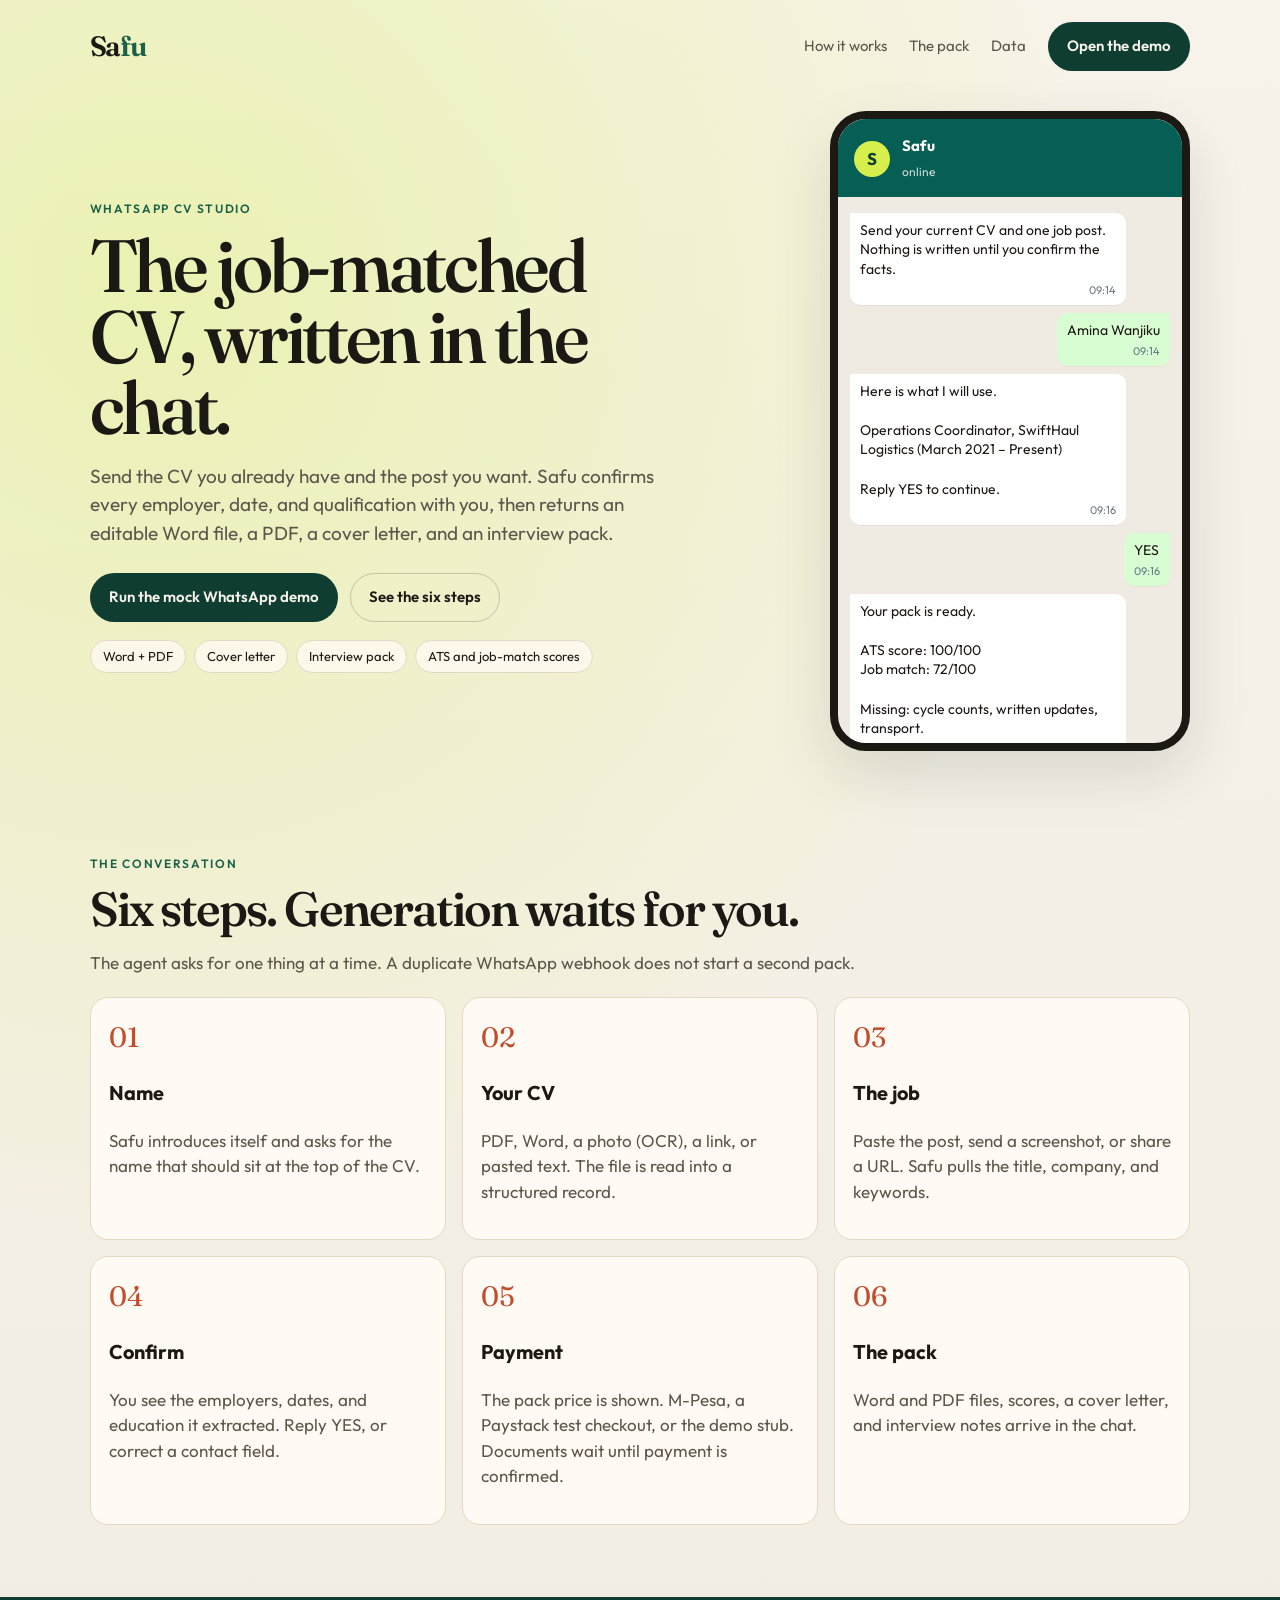
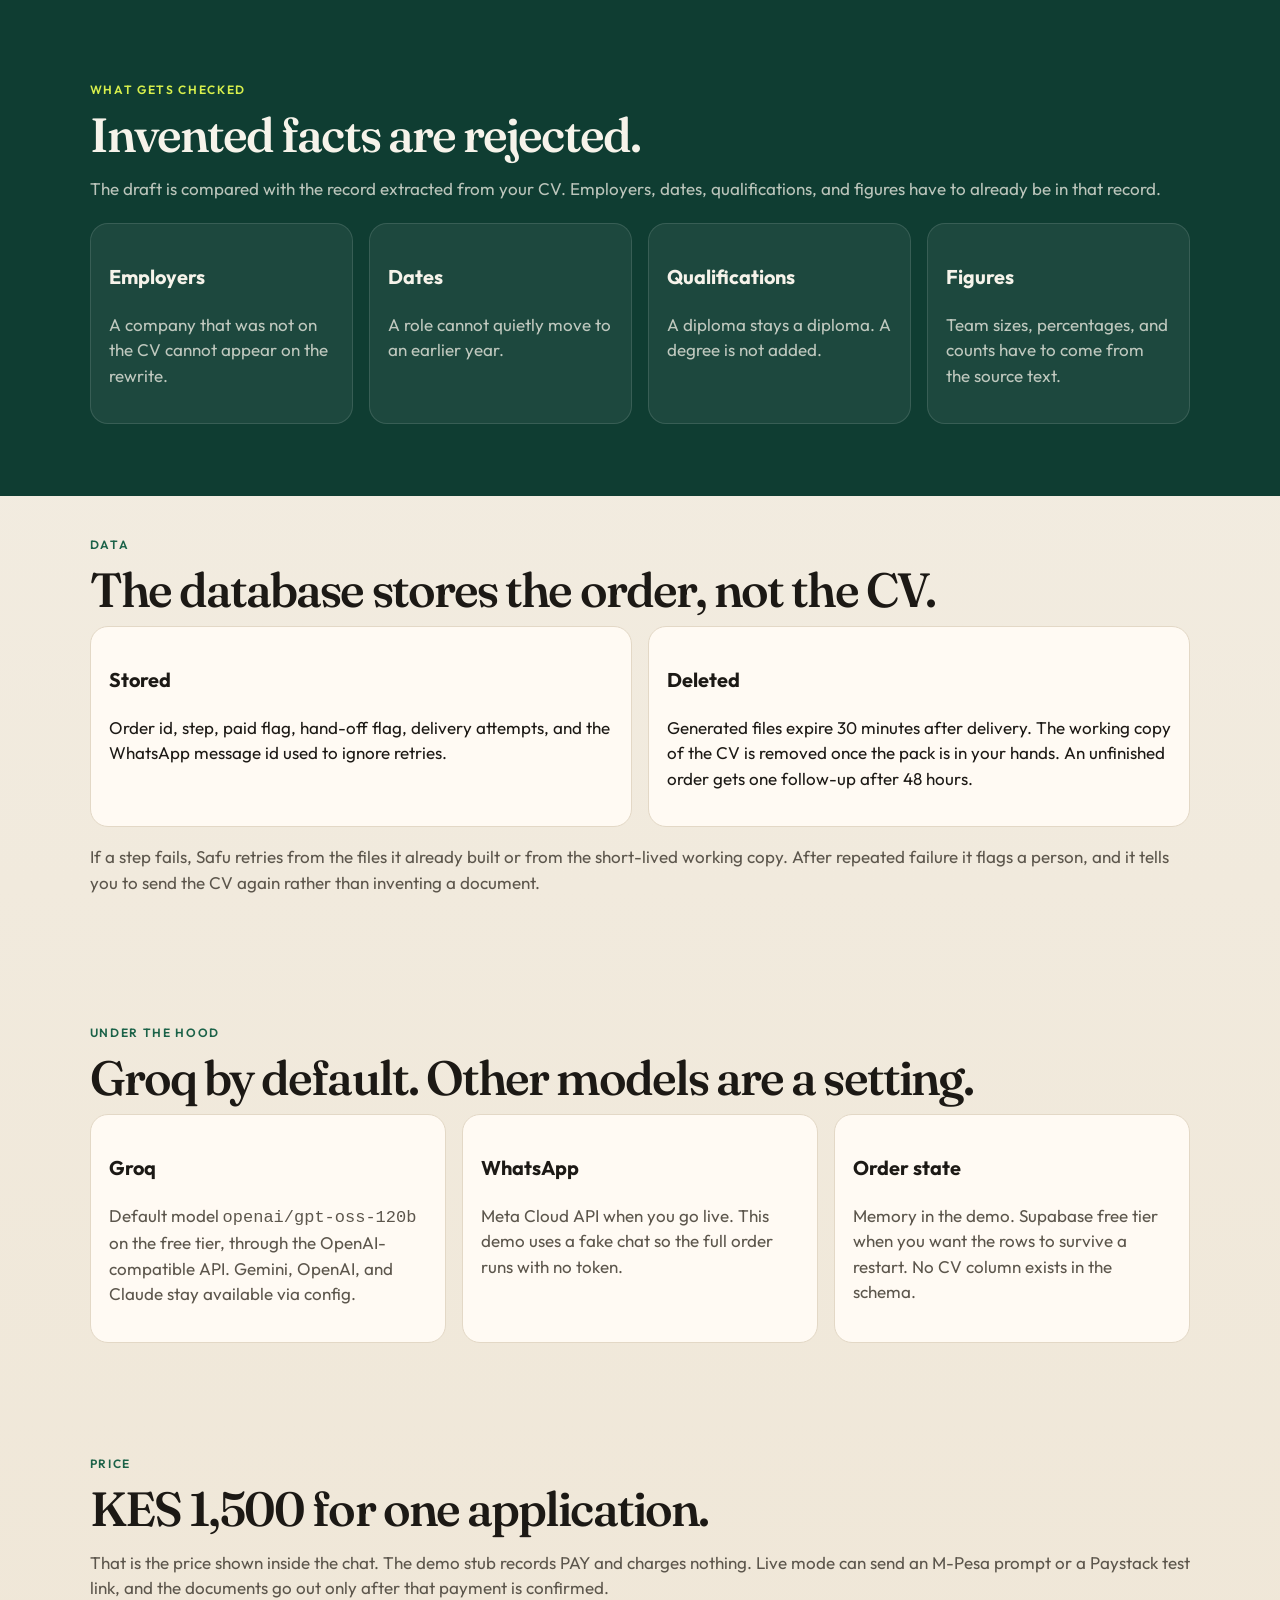
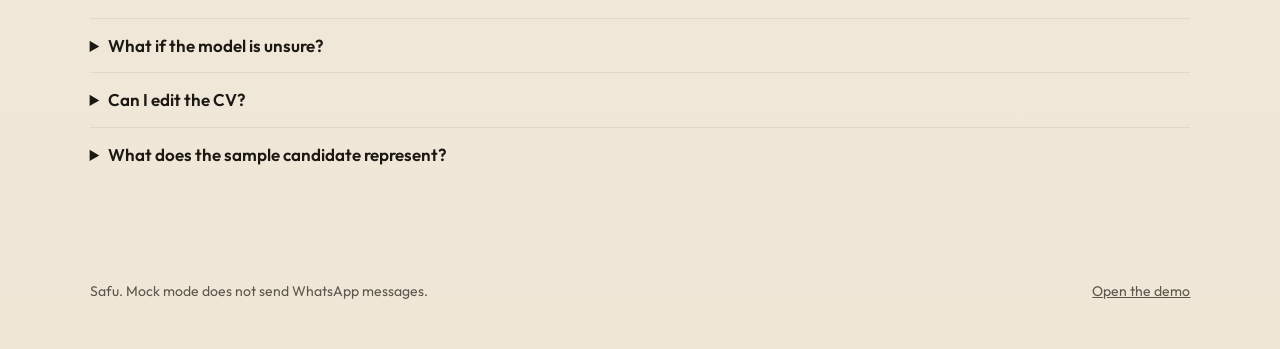
<file: static/index.html>
<!doctype html>
<html lang="en">
<head>
  <meta charset="utf-8">
  <meta name="viewport" content="width=device-width, initial-scale=1">
  <title>Safu — a job-matched CV, on WhatsApp</title>
  <meta name="description" content="Safu reads your CV and one job post, confirms the facts with you, and returns an editable Word CV, a PDF, a cover letter, and an interview pack.">
  <link rel="icon" href="/favicon.svg">
  <link rel="preconnect" href="https://fonts.googleapis.com">
  <link rel="preconnect" href="https://fonts.gstatic.com" crossorigin>
  <link href="https://fonts.googleapis.com/css2?family=Fraunces:opsz,wght@9..144,560;9..144,620&family=Outfit:wght@400;500;600&display=swap" rel="stylesheet">
  <link rel="stylesheet" href="/static/styles.css">
</head>
<body>
  <header class="nav">
    <a class="logo" href="/">Sa<span>fu</span></a>
    <nav class="nav-links">
      <a href="#how">How it works</a>
      <a href="#pack">The pack</a>
      <a href="#trust">Data</a>
      <a class="btn solid" href="/demo">Open the demo</a>
    </nav>
  </header>

  <main>
    <section class="hero">
      <div>
        <p class="eyebrow">WhatsApp CV studio</p>
        <h1>The job-matched CV, written in the chat.</h1>
        <p class="lede">Send the CV you already have and the post you want. Safu confirms every employer, date, and qualification with you, then returns an editable Word file, a PDF, a cover letter, and an interview pack.</p>
        <div class="cta">
          <a class="btn solid" href="/demo">Run the mock WhatsApp demo</a>
          <a class="btn ghost" href="#how">See the six steps</a>
        </div>
        <ul class="pills">
          <li>Word + PDF</li>
          <li>Cover letter</li>
          <li>Interview pack</li>
          <li>ATS and job-match scores</li>
        </ul>
      </div>
      <div class="phone" aria-hidden="true">
        <div class="wa-bar">
          <div class="avatar">S</div>
          <div><strong>Safu</strong><span>online</span></div>
        </div>
        <div class="log">
          <div class="bubble in">Send your current CV and one job post. Nothing is written until you confirm the facts.<time>09:14</time></div>
          <div class="bubble out">Amina Wanjiku<time>09:14</time></div>
          <div class="bubble in">Here is what I will use.<br><br>Operations Coordinator, SwiftHaul Logistics (March 2021 – Present)<br><br>Reply YES to continue.<time>09:16</time></div>
          <div class="bubble out">YES<time>09:16</time></div>
          <div class="bubble in">Your pack is ready.<br><br>ATS score: 100/100<br>Job match: 72/100<br><br>Missing: cycle counts, written updates, transport.<time>09:17</time></div>
          <div class="bubble in"><a class="filechip">CV.docx</a><a class="filechip">CV.pdf</a><time>09:17</time></div>
        </div>
      </div>
    </section>

    <section class="section" id="how">
      <p class="eyebrow">The conversation</p>
      <h2>Six steps. Generation waits for you.</h2>
      <p class="muted">The agent asks for one thing at a time. A duplicate WhatsApp webhook does not start a second pack.</p>
      <div class="grid-3" style="margin-top: 22px;">
        <article class="card"><div class="step-no">01</div><h3>Name</h3><p class="muted">Safu introduces itself and asks for the name that should sit at the top of the CV.</p></article>
        <article class="card"><div class="step-no">02</div><h3>Your CV</h3><p class="muted">PDF, Word, a photo (OCR), a link, or pasted text. The file is read into a structured record.</p></article>
        <article class="card"><div class="step-no">03</div><h3>The job</h3><p class="muted">Paste the post, send a screenshot, or share a URL. Safu pulls the title, company, and keywords.</p></article>
        <article class="card"><div class="step-no">04</div><h3>Confirm</h3><p class="muted">You see the employers, dates, and education it extracted. Reply YES, or correct a contact field.</p></article>
        <article class="card"><div class="step-no">05</div><h3>Payment</h3><p class="muted">The pack price is shown. M-Pesa, a Paystack test checkout, or the demo stub. Documents wait until payment is confirmed.</p></article>
        <article class="card"><div class="step-no">06</div><h3>The pack</h3><p class="muted">Word and PDF files, scores, a cover letter, and interview notes arrive in the chat.</p></article>
      </div>
    </section>

    <section class="band green" id="pack">
      <p class="eyebrow" style="color:#d7ef4c;">What gets checked</p>
      <h2>Invented facts are rejected.</h2>
      <p class="muted">The draft is compared with the record extracted from your CV. Employers, dates, qualifications, and figures have to already be in that record.</p>
      <div class="grid-4" style="margin-top: 22px;">
        <article class="card"><h3>Employers</h3><p class="muted">A company that was not on the CV cannot appear on the rewrite.</p></article>
        <article class="card"><h3>Dates</h3><p class="muted">A role cannot quietly move to an earlier year.</p></article>
        <article class="card"><h3>Qualifications</h3><p class="muted">A diploma stays a diploma. A degree is not added.</p></article>
        <article class="card"><h3>Figures</h3><p class="muted">Team sizes, percentages, and counts have to come from the source text.</p></article>
      </div>
    </section>

    <section class="section" id="trust">
      <p class="eyebrow">Data</p>
      <h2>The database stores the order, not the CV.</h2>
      <div class="grid-2">
        <article class="card">
          <h3>Stored</h3>
          <p>Order id, step, paid flag, hand-off flag, delivery attempts, and the WhatsApp message id used to ignore retries.</p>
        </article>
        <article class="card">
          <h3>Deleted</h3>
          <p>Generated files expire 30 minutes after delivery. The working copy of the CV is removed once the pack is in your hands. An unfinished order gets one follow-up after 48 hours.</p>
        </article>
      </div>
      <p class="muted">If a step fails, Safu retries from the files it already built or from the short-lived working copy. After repeated failure it flags a person, and it tells you to send the CV again rather than inventing a document.</p>
    </section>

    <section class="section" id="stack">
      <p class="eyebrow">Under the hood</p>
      <h2>Groq by default. Other models are a setting.</h2>
      <div class="grid-3">
        <article class="card"><h3>Groq</h3><p class="muted">Default model <code>openai/gpt-oss-120b</code> on the free tier, through the OpenAI-compatible API. Gemini, OpenAI, and Claude stay available via config.</p></article>
        <article class="card"><h3>WhatsApp</h3><p class="muted">Meta Cloud API when you go live. This demo uses a fake chat so the full order runs with no token.</p></article>
        <article class="card"><h3>Order state</h3><p class="muted">Memory in the demo. Supabase free tier when you want the rows to survive a restart. No CV column exists in the schema.</p></article>
      </div>
    </section>

    <section class="section faq" id="price">
      <p class="eyebrow">Price</p>
      <h2>KES 1,500 for one application.</h2>
      <p class="muted">That is the price shown inside the chat. The demo stub records PAY and charges nothing. Live mode can send an M-Pesa prompt or a Paystack test link, and the documents go out only after that payment is confirmed.</p>
      <details>
        <summary>What if the model is unsure?</summary>
        <p>Say HUMAN, or Safu will hand off after a CV it cannot read. A person is alerted, and the bot stops writing.</p>
      </details>
      <details>
        <summary>Can I edit the CV?</summary>
        <p>Yes. The Word file is a single column with normal headings. The PDF matches it for sending onward.</p>
      </details>
      <details>
        <summary>What does the sample candidate represent?</summary>
        <p>Amina Wanjiku and Freightline Kenya are fictional, so the demo can run without anyone's real CV.</p>
      </details>
    </section>
  </main>
  <footer>
    <div>Safu. Mock mode does not send WhatsApp messages.</div>
    <a href="/demo">Open the demo</a>
  </footer>
</body>
</html>
</file>
<file: static/styles.css>
:root {
  --paper: #f3eee4;
  --ink: #1c1915;
  --muted: #5c564c;
  --line: #e3d8c6;
  --card: #fffaf3;
  --green: #0f3d32;
  --green-2: #1b6248;
  --lime: #d7ef4c;
  --clay: #c24d2c;
  --shadow: 0 24px 60px rgba(28, 25, 21, 0.12);
  --serif: "Fraunces", "Iowan Old Style", Palatino, Georgia, serif;
  --sans: "Outfit", "Avenir Next", "Segoe UI", sans-serif;
}

* { box-sizing: border-box; }
html { scroll-behavior: smooth; }
body {
  margin: 0;
  color: var(--ink);
  background:
    radial-gradient(circle at 12% 8%, rgba(215, 239, 76, 0.35), transparent 28%),
    linear-gradient(180deg, #f7f3ea 0%, var(--paper) 40%, #efe6d6 100%);
  font-family: var(--sans);
  font-size: 17px;
  line-height: 1.5;
}
a { color: inherit; }
img { max-width: 100%; }

.nav {
  display: flex;
  justify-content: space-between;
  align-items: center;
  gap: 16px;
  padding: 22px 7vw;
}
.logo {
  font-family: var(--serif);
  font-weight: 620;
  font-size: 28px;
  letter-spacing: -0.04em;
  text-decoration: none;
}
.logo span { color: var(--green-2); }
.nav-links { display: flex; gap: 22px; align-items: center; }
.nav-links a { text-decoration: none; color: var(--muted); font-size: 15px; }
.btn {
  display: inline-flex;
  align-items: center;
  justify-content: center;
  gap: 8px;
  border-radius: 999px;
  padding: 12px 18px;
  text-decoration: none;
  border: 1px solid transparent;
  font-weight: 600;
  cursor: pointer;
  font-family: inherit;
  font-size: 15px;
}
.btn.solid { background: var(--green); color: #f6f3ea; }
.btn.lime { background: var(--lime); color: var(--green); }
.btn.ghost { background: transparent; border-color: rgba(28, 25, 21, 0.2); color: var(--ink); }
.btn:hover { transform: translateY(-1px); }

.hero {
  display: grid;
  grid-template-columns: 1.15fr 0.85fr;
  gap: 48px;
  align-items: center;
  padding: 18px 7vw 64px;
}
.eyebrow {
  letter-spacing: 0.14em;
  text-transform: uppercase;
  font-size: 12px;
  font-weight: 600;
  color: var(--green-2);
  margin-bottom: 12px;
}
h1 {
  font-family: var(--serif);
  font-weight: 560;
  font-size: clamp(42px, 6vw, 74px);
  line-height: 0.96;
  letter-spacing: -0.045em;
  margin: 0 0 18px;
}
.lede { font-size: 19px; color: var(--muted); max-width: 38rem; }
.cta { display: flex; flex-wrap: wrap; gap: 12px; margin: 26px 0 18px; }
.pills { display: flex; flex-wrap: wrap; gap: 8px; padding: 0; margin: 0; list-style: none; }
.pills li {
  background: rgba(255, 250, 243, 0.8);
  border: 1px solid var(--line);
  border-radius: 999px;
  padding: 6px 12px;
  font-size: 13px;
}

.phone {
  width: min(100%, 360px);
  height: 640px;
  margin-left: auto;
  background: #efeae2;
  border-radius: 36px;
  box-shadow: var(--shadow);
  border: 8px solid #1c1915;
  display: flex;
  flex-direction: column;
  overflow: hidden;
  position: relative;
}
.wa-bar {
  background: #075e54;
  color: white;
  display: flex;
  gap: 12px;
  align-items: center;
  padding: 16px 16px 14px;
}
.avatar {
  width: 36px;
  height: 36px;
  border-radius: 50%;
  background: #d7ef4c;
  color: #0f3d32;
  display: grid;
  place-items: center;
  font-weight: 700;
}
.wa-bar strong { display: block; font-size: 15px; }
.wa-bar span { font-size: 12px; opacity: 0.8; }
.log {
  flex: 1;
  overflow: auto;
  padding: 16px 12px 8px;
  display: flex;
  flex-direction: column;
  gap: 8px;
  background-image: radial-gradient(rgba(15, 61, 50, 0.05) 0.6px, transparent 0.6px);
  background-size: 12px 12px;
}
.bubble {
  max-width: 86%;
  padding: 8px 10px 6px;
  border-radius: 10px;
  font-size: 14px;
  line-height: 1.4;
  white-space: pre-wrap;
  word-break: break-word;
  box-shadow: 0 1px 0 rgba(0, 0, 0, 0.04);
}
.bubble.in { background: white; align-self: flex-start; border-top-left-radius: 2px; }
.bubble.out { background: #d9fdd3; align-self: flex-end; border-top-right-radius: 2px; }
.bubble time { display: block; text-align: right; color: #667781; font-size: 11px; margin-top: 4px; }
.filechip {
  display: flex;
  gap: 8px;
  align-items: center;
  background: rgba(255, 255, 255, 0.65);
  border-radius: 8px;
  padding: 8px;
  margin-top: 4px;
  text-decoration: none;
  color: #0f3d32;
  font-weight: 600;
}
.composer {
  display: flex;
  gap: 8px;
  padding: 10px;
  background: #f0f2f5;
  align-items: flex-end;
}
.composer textarea {
  flex: 1;
  resize: none;
  border: 0;
  border-radius: 18px;
  padding: 10px 12px;
  font: inherit;
  font-size: 14px;
  max-height: 90px;
}
.icon-btn {
  width: 38px;
  height: 38px;
  border-radius: 50%;
  border: 0;
  background: #075e54;
  color: white;
  cursor: pointer;
  font-size: 16px;
}
.icon-btn.attach { background: transparent; color: #546056; font-size: 20px; }

.band { padding: 72px 7vw; }
.band.green { background: var(--green); color: #f6f3ea; }
.band h2, .section h2 {
  font-family: var(--serif);
  font-weight: 560;
  font-size: clamp(32px, 4vw, 48px);
  letter-spacing: -0.04em;
  line-height: 1;
  margin: 0 0 12px;
}
.section { padding: 28px 7vw 72px; }
.grid-3, .grid-4, .grid-2 { display: grid; gap: 16px; }
.grid-3 { grid-template-columns: repeat(3, 1fr); }
.grid-4 { grid-template-columns: repeat(4, 1fr); }
.grid-2 { grid-template-columns: 1fr 1fr; }
.card {
  background: var(--card);
  border: 1px solid var(--line);
  border-radius: 18px;
  padding: 18px;
}
.green .card { background: rgba(255, 250, 243, 0.06); border-color: rgba(255, 255, 255, 0.12); color: inherit; }
.step-no {
  font-family: var(--serif);
  color: var(--clay);
  font-size: 28px;
}
.muted { color: var(--muted); }
.green .muted { color: rgba(246, 243, 234, 0.75); }
.score {
  font-family: var(--serif);
  font-size: 42px;
  letter-spacing: -0.04em;
}
.faq details {
  border-top: 1px solid var(--line);
  padding: 14px 0;
}
.faq summary { cursor: pointer; font-weight: 600; }
footer {
  padding: 28px 7vw 48px;
  color: var(--muted);
  display: flex;
  justify-content: space-between;
  gap: 12px;
  flex-wrap: wrap;
  font-size: 14px;
}
.sr-only {
  position: absolute;
  width: 1px;
  height: 1px;
  padding: 0;
  margin: -1px;
  overflow: hidden;
  clip: rect(0, 0, 0, 0);
  border: 0;
}

@media (max-width: 900px) {
  .hero, .grid-3, .grid-4, .grid-2 { grid-template-columns: 1fr; }
  .nav-links a:not(.btn) { display: none; }
  .phone { margin: 0 auto; height: 560px; }
  .band, .section, .hero, .nav { padding-left: 20px; padding-right: 20px; }
}
</file>
